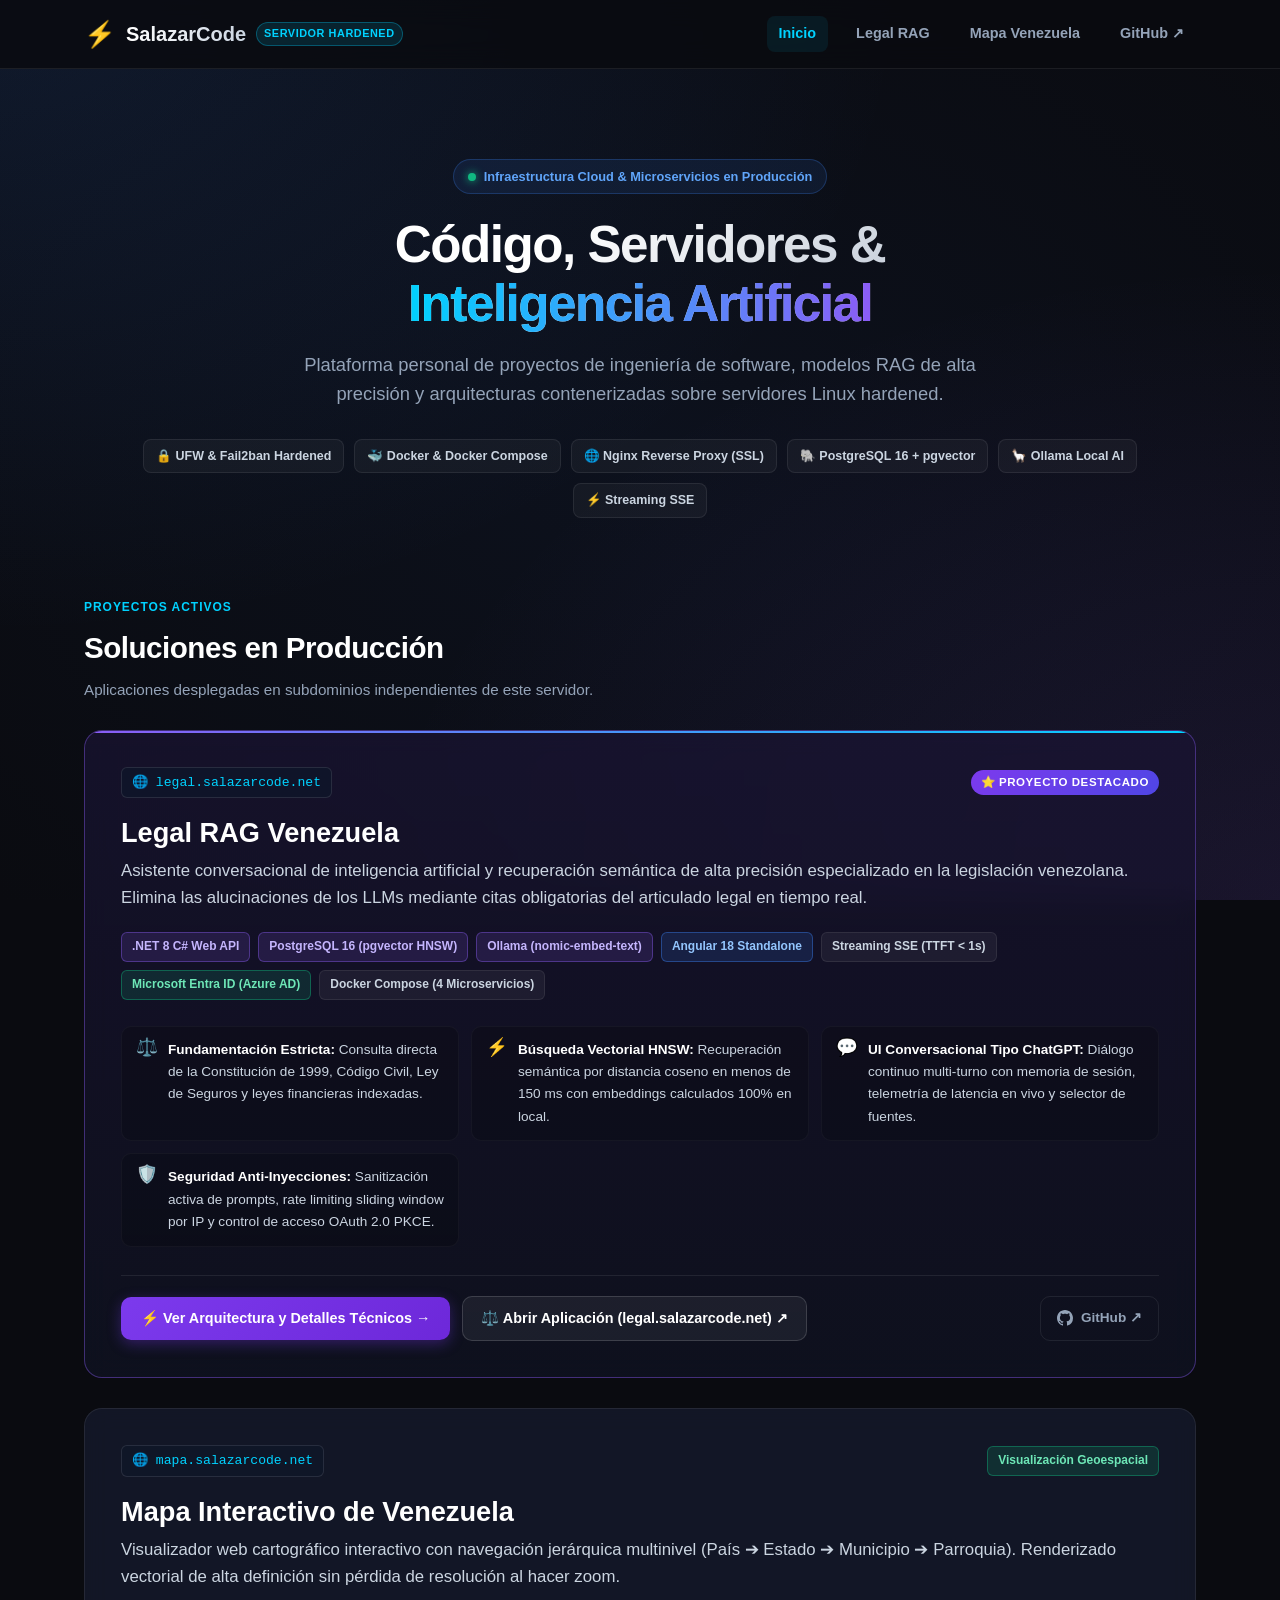
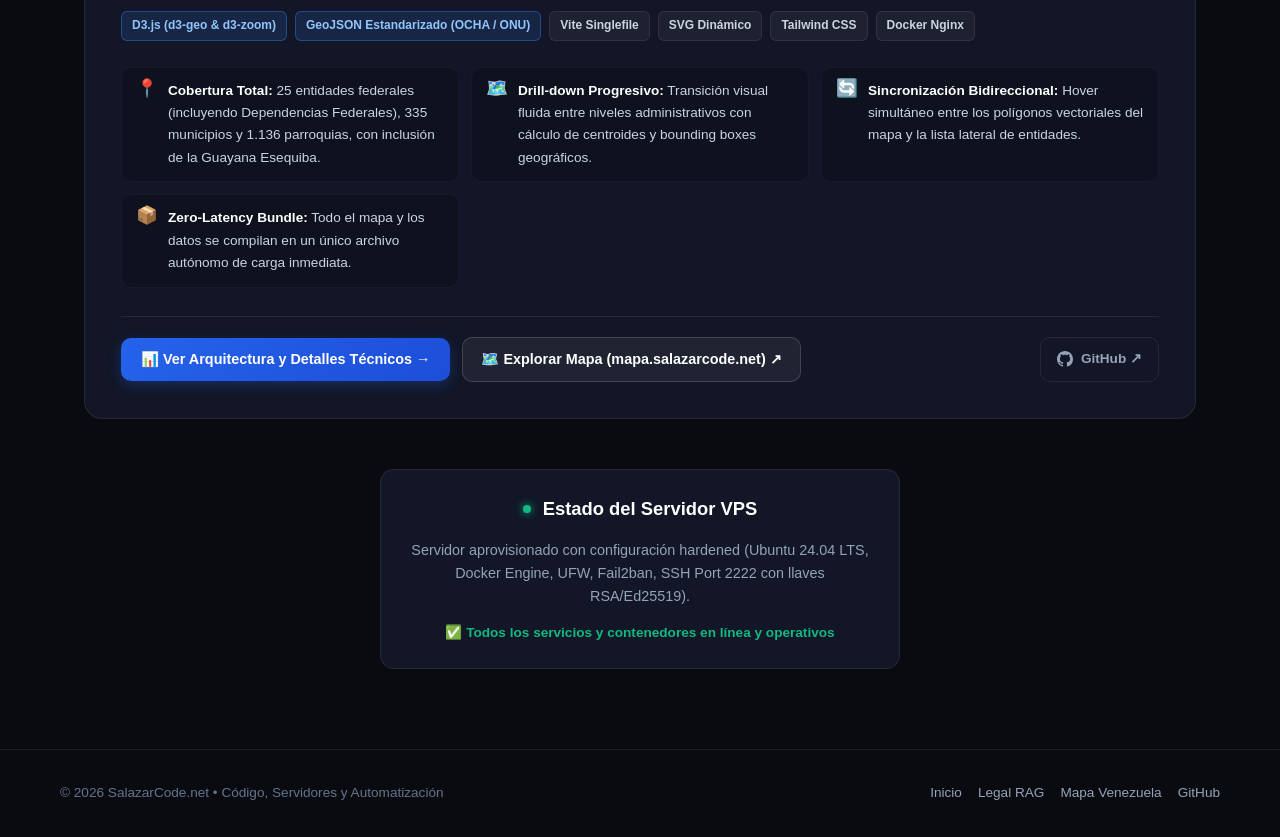
<file: index.html>
<!DOCTYPE html>
<html lang="es">
<head>
  <meta charset="UTF-8">
  <meta name="viewport" content="width=device-width, initial-scale=1.0">
  <title>SalazarCode.net - Código, Servidores y Automatización</title>
  <link rel="stylesheet" href="/css/style.css">
</head>
<body>
  <!-- NAVBAR -->
  <header class="site-nav">
    <div class="nav-container">
      <a href="/" class="brand-link">
        <span class="brand-logo">⚡</span>
        <span class="brand-name">SalazarCode</span>
        <span class="brand-badge">Servidor Hardened</span>
      </a>
      <nav class="nav-links">
        <a href="/" class="nav-link active">Inicio</a>
        <a href="/legal-rag.html" class="nav-link">Legal RAG</a>
        <a href="/mapa-venezuela.html" class="nav-link">Mapa Venezuela</a>
        <a href="https://github.com/salazarcode" target="_blank" rel="noopener" class="nav-link">GitHub ↗</a>
      </nav>
    </div>
  </header>

  <main class="main-wrapper">
    <!-- HERO SECTION -->
    <section class="hero">
      <div class="hero-pill">
        <span class="status-dot"></span>
        Infraestructura Cloud &amp; Microservicios en Producción
      </div>

      <h1 class="hero-title">
        Código, Servidores &amp; <br>
        <span class="hero-title-accent">Inteligencia Artificial</span>
      </h1>

      <p class="hero-subtitle">
        Plataforma personal de proyectos de ingeniería de software, modelos RAG de alta precisión y arquitecturas contenerizadas sobre servidores Linux hardened.
      </p>

      <!-- BADGES DE INFRAESTRUCTURA -->
      <div class="infra-badges-row">
        <span class="infra-badge">🔒 UFW &amp; Fail2ban Hardened</span>
        <span class="infra-badge">🐳 Docker &amp; Docker Compose</span>
        <span class="infra-badge">🌐 Nginx Reverse Proxy (SSL)</span>
        <span class="infra-badge">🐘 PostgreSQL 16 + pgvector</span>
        <span class="infra-badge">🦙 Ollama Local AI</span>
        <span class="infra-badge">⚡ Streaming SSE</span>
      </div>
    </section>

    <!-- PROYECTOS DESTACADOS -->
    <section>
      <div class="section-header">
        <span class="section-tag">Proyectos Activos</span>
        <h2 class="section-title">Soluciones en Producción</h2>
        <p class="section-desc">Aplicaciones desplegadas en subdominios independientes de este servidor.</p>
      </div>

      <div class="projects-showcase-grid">

        <!-- PROYECTO 1: LEGAL RAG (DESTACADO PRINCIPAL) -->
        <article class="project-card featured">
          <div class="card-top-meta">
            <span class="subdomain-tag">🌐 legal.salazarcode.net</span>
            <span class="featured-ribbon">⭐ Proyecto Destacado</span>
          </div>

          <div class="card-title-group">
            <h3 class="card-title">Legal RAG Venezuela</h3>
            <p class="card-lead">
              Asistente conversacional de inteligencia artificial y recuperación semántica de alta precisión especializado en la legislación venezolana.
              Elimina las alucinaciones de los LLMs mediante citas obligatorias del articulado legal en tiempo real.
            </p>
          </div>

          <div class="tech-pills-list">
            <span class="tech-pill purple">.NET 8 C# Web API</span>
            <span class="tech-pill purple">PostgreSQL 16 (pgvector HNSW)</span>
            <span class="tech-pill purple">Ollama (nomic-embed-text)</span>
            <span class="tech-pill highlight">Angular 18 Standalone</span>
            <span class="tech-pill">Streaming SSE (TTFT &lt; 1s)</span>
            <span class="tech-pill green">Microsoft Entra ID (Azure AD)</span>
            <span class="tech-pill">Docker Compose (4 Microservicios)</span>
          </div>

          <div class="card-highlights">
            <div class="highlight-item">
              <span class="highlight-icon">⚖️</span>
              <div>
                <strong>Fundamentación Estricta:</strong> Consulta directa de la Constitución de 1999, Código Civil, Ley de Seguros y leyes financieras indexadas.
              </div>
            </div>

            <div class="highlight-item">
              <span class="highlight-icon">⚡</span>
              <div>
                <strong>Búsqueda Vectorial HNSW:</strong> Recuperación semántica por distancia coseno en menos de 150 ms con embeddings calculados 100% en local.
              </div>
            </div>

            <div class="highlight-item">
              <span class="highlight-icon">💬</span>
              <div>
                <strong>UI Conversacional Tipo ChatGPT:</strong> Diálogo continuo multi-turno con memoria de sesión, telemetría de latencia en vivo y selector de fuentes.
              </div>
            </div>

            <div class="highlight-item">
              <span class="highlight-icon">🛡️</span>
              <div>
                <strong>Seguridad Anti-Inyecciones:</strong> Sanitización activa de prompts, rate limiting sliding window por IP y control de acceso OAuth 2.0 PKCE.
              </div>
            </div>
          </div>

          <div class="card-actions-row">
            <a href="/legal-rag.html" class="btn-primary btn-purple">
              ⚡ Ver Arquitectura y Detalles Técnicos →
            </a>
            <a href="https://legal.salazarcode.net" target="_blank" rel="noopener" class="btn-secondary">
              ⚖️ Abrir Aplicación (legal.salazarcode.net) ↗
            </a>
            <a href="https://github.com/salazarcode/legal-rag-venezuela" target="_blank" rel="noopener" class="btn-github">
              <svg width="16" height="16" viewBox="0 0 24 24" fill="currentColor"><path d="M12 0C5.37 0 0 5.37 0 12c0 5.31 3.435 9.795 8.205 11.385.6.105.825-.255.825-.57 0-.285-.015-1.23-.015-2.235-3.015.555-3.795-.735-4.035-1.41-.135-.345-.72-1.41-1.23-1.695-.42-.225-1.02-.78-.015-.795.945-.015 1.62.87 1.845 1.23 1.08 1.815 2.805 1.305 3.495.99.105-.78.42-1.305.765-1.605-2.67-.3-5.46-1.335-5.46-5.925 0-1.305.465-2.385 1.23-3.225-.12-.3-.54-1.53.12-3.18 0 0 1.005-.315 3.3 1.23.96-.27 1.98-.405 3-.405s2.04.135 3 .405c2.295-1.56 3.3-1.23 3.3-1.23.66 1.65.24 2.88.12 3.18.765.84 1.23 1.905 1.23 3.225 0 4.605-2.805 5.625-5.475 5.925.435.375.81 1.095.81 2.22 0 1.605-.015 2.895-.015 3.3 0 .315.225.69.825.57A12.02 12.02 0 0024 12c0-6.63-5.37-12-12-12z"/></svg>
              GitHub ↗
            </a>
          </div>
        </article>

        <!-- PROYECTO 2: MAPA INTERACTIVO -->
        <article class="project-card">
          <div class="card-top-meta">
            <span class="subdomain-tag">🌐 mapa.salazarcode.net</span>
            <span class="tech-pill green">Visualización Geoespacial</span>
          </div>

          <div class="card-title-group">
            <h3 class="card-title">Mapa Interactivo de Venezuela</h3>
            <p class="card-lead">
              Visualizador web cartográfico interactivo con navegación jerárquica multinivel (País ➔ Estado ➔ Municipio ➔ Parroquia).
              Renderizado vectorial de alta definición sin pérdida de resolución al hacer zoom.
            </p>
          </div>

          <div class="tech-pills-list">
            <span class="tech-pill highlight">D3.js (d3-geo &amp; d3-zoom)</span>
            <span class="tech-pill highlight">GeoJSON Estandarizado (OCHA / ONU)</span>
            <span class="tech-pill">Vite Singlefile</span>
            <span class="tech-pill">SVG Dinámico</span>
            <span class="tech-pill">Tailwind CSS</span>
            <span class="tech-pill">Docker Nginx</span>
          </div>

          <div class="card-highlights">
            <div class="highlight-item">
              <span class="highlight-icon">📍</span>
              <div>
                <strong>Cobertura Total:</strong> 25 entidades federales (incluyendo Dependencias Federales), 335 municipios y 1.136 parroquias, con inclusión de la Guayana Esequiba.
              </div>
            </div>

            <div class="highlight-item">
              <span class="highlight-icon">🗺️</span>
              <div>
                <strong>Drill-down Progresivo:</strong> Transición visual fluida entre niveles administrativos con cálculo de centroides y bounding boxes geográficos.
              </div>
            </div>

            <div class="highlight-item">
              <span class="highlight-icon">🔄</span>
              <div>
                <strong>Sincronización Bidireccional:</strong> Hover simultáneo entre los polígonos vectoriales del mapa y la lista lateral de entidades.
              </div>
            </div>

            <div class="highlight-item">
              <span class="highlight-icon">📦</span>
              <div>
                <strong>Zero-Latency Bundle:</strong> Todo el mapa y los datos se compilan en un único archivo autónomo de carga inmediata.
              </div>
            </div>
          </div>

          <div class="card-actions-row">
            <a href="/mapa-venezuela.html" class="btn-primary">
              📊 Ver Arquitectura y Detalles Técnicos →
            </a>
            <a href="https://mapa.salazarcode.net" target="_blank" rel="noopener" class="btn-secondary">
              🗺️ Explorar Mapa (mapa.salazarcode.net) ↗
            </a>
            <a href="https://github.com/salazarcode/mapa-venezuela" target="_blank" rel="noopener" class="btn-github">
              <svg width="16" height="16" viewBox="0 0 24 24" fill="currentColor"><path d="M12 0C5.37 0 0 5.37 0 12c0 5.31 3.435 9.795 8.205 11.385.6.105.825-.255.825-.57 0-.285-.015-1.23-.015-2.235-3.015.555-3.795-.735-4.035-1.41-.135-.345-.72-1.41-1.23-1.695-.42-.225-1.02-.78-.015-.795.945-.015 1.62.87 1.845 1.23 1.08 1.815 2.805 1.305 3.495.99.105-.78.42-1.305.765-1.605-2.67-.3-5.46-1.335-5.46-5.925 0-1.305.465-2.385 1.23-3.225-.12-.3-.54-1.53.12-3.18 0 0 1.005-.315 3.3 1.23.96-.27 1.98-.405 3-.405s2.04.135 3 .405c2.295-1.56 3.3-1.23 3.3-1.23.66 1.65.24 2.88.12 3.18.765.84 1.23 1.905 1.23 3.225 0 4.605-2.805 5.625-5.475 5.925.435.375.81 1.095.81 2.22 0 1.605-.015 2.895-.015 3.3 0 .315.225.69.825.57A12.02 12.02 0 0024 12c0-6.63-5.37-12-12-12z"/></svg>
              GitHub ↗
            </a>
          </div>
        </article>
      </div>
    </section>

    <!-- ESTADO DEL SERVIDOR -->
    <section style="margin-top: 50px;">
      <div class="spec-card" style="text-align: center; max-width: 520px; margin: 0 auto;">
        <div class="spec-card-header" style="justify-content: center;">
          <span class="status-dot"></span>
          <h3 class="spec-card-title">Estado del Servidor VPS</h3>
        </div>
        <p class="spec-card-desc">
          Servidor aprovisionado con configuración hardened (Ubuntu 24.04 LTS, Docker Engine, UFW, Fail2ban, SSH Port 2222 con llaves RSA/Ed25519).
        </p>
        <div style="font-size: 0.85rem; font-weight: 700; color: var(--accent-green);">
          ✅ Todos los servicios y contenedores en línea y operativos
        </div>
      </div>
    </section>
  </main>

  <!-- FOOTER -->
  <footer class="site-footer">
    <div class="footer-container">
      <span>&copy; 2026 SalazarCode.net • Código, Servidores y Automatización</span>
      <div class="footer-links">
        <a href="/" class="footer-link">Inicio</a>
        <a href="/legal-rag.html" class="footer-link">Legal RAG</a>
        <a href="/mapa-venezuela.html" class="footer-link">Mapa Venezuela</a>
        <a href="https://github.com/salazarcode" class="footer-link">GitHub</a>
      </div>
    </div>
  </footer>
</body>
</html>
</file>
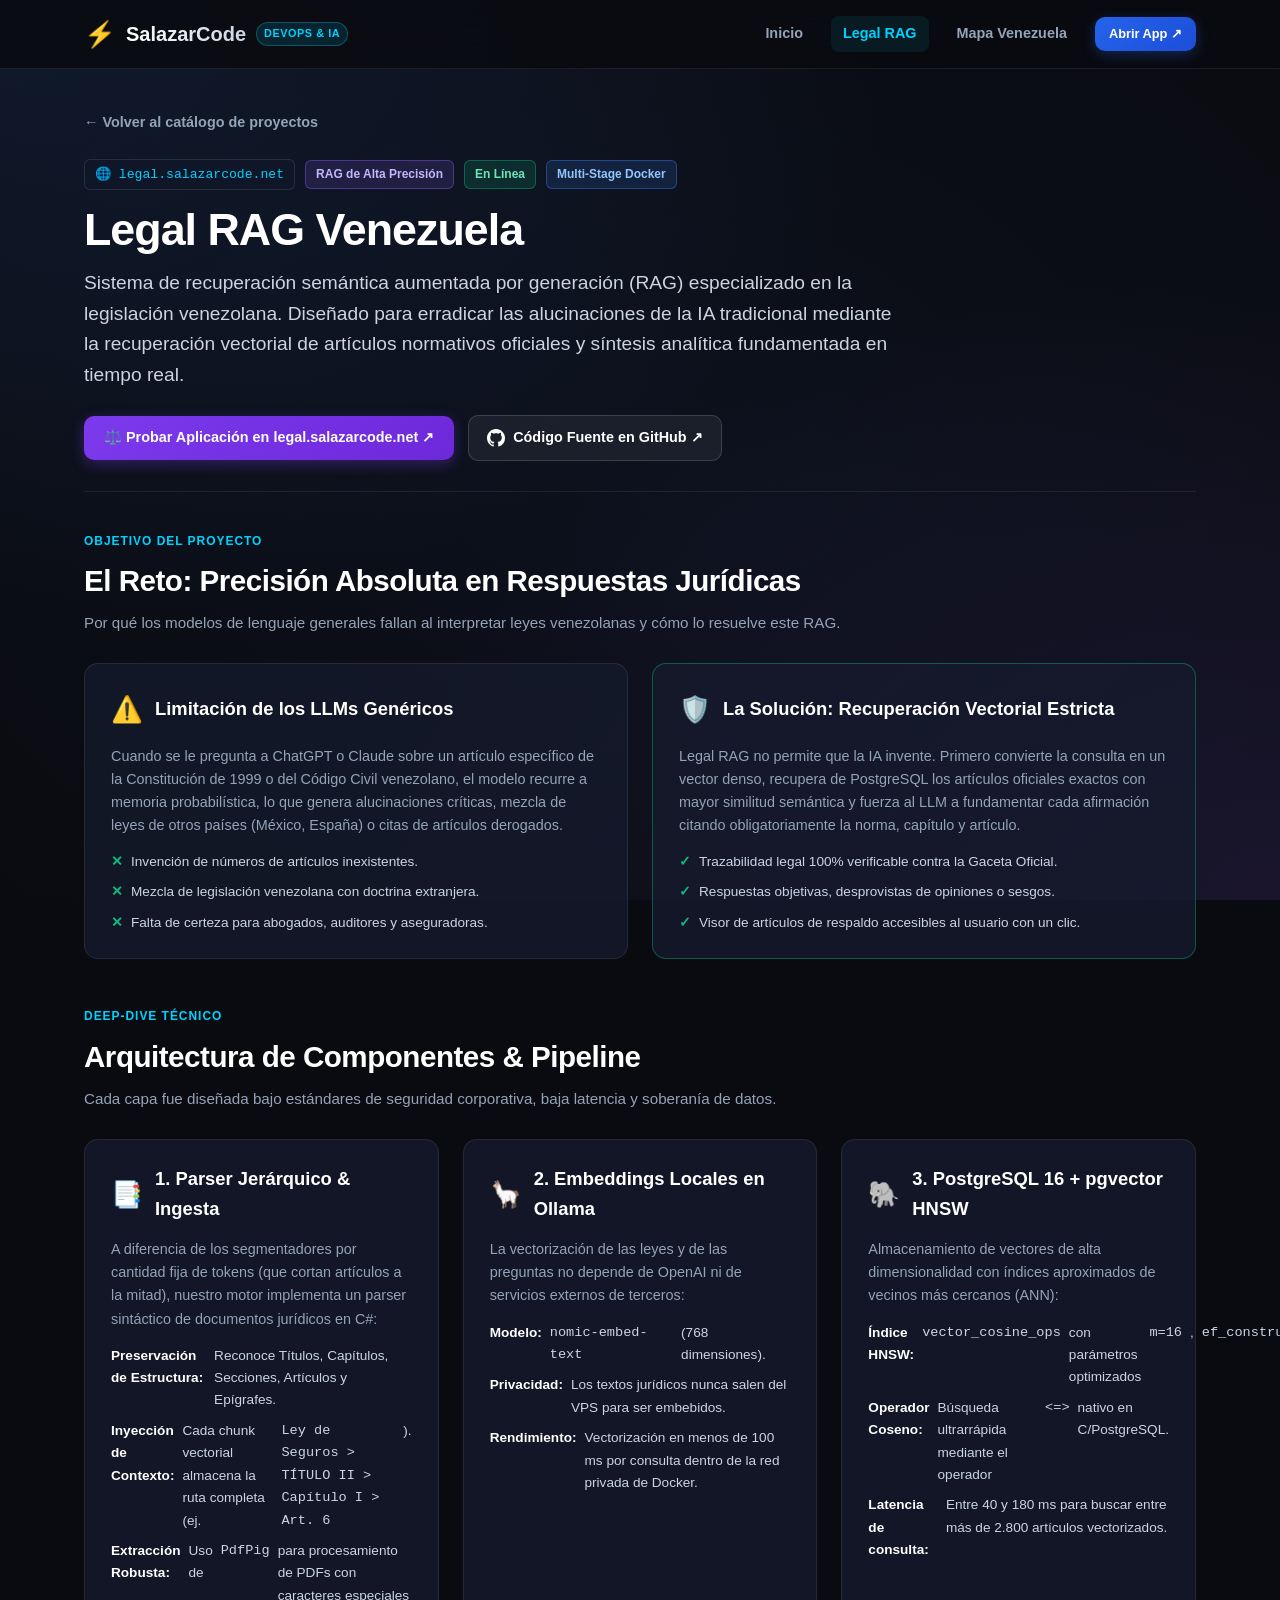
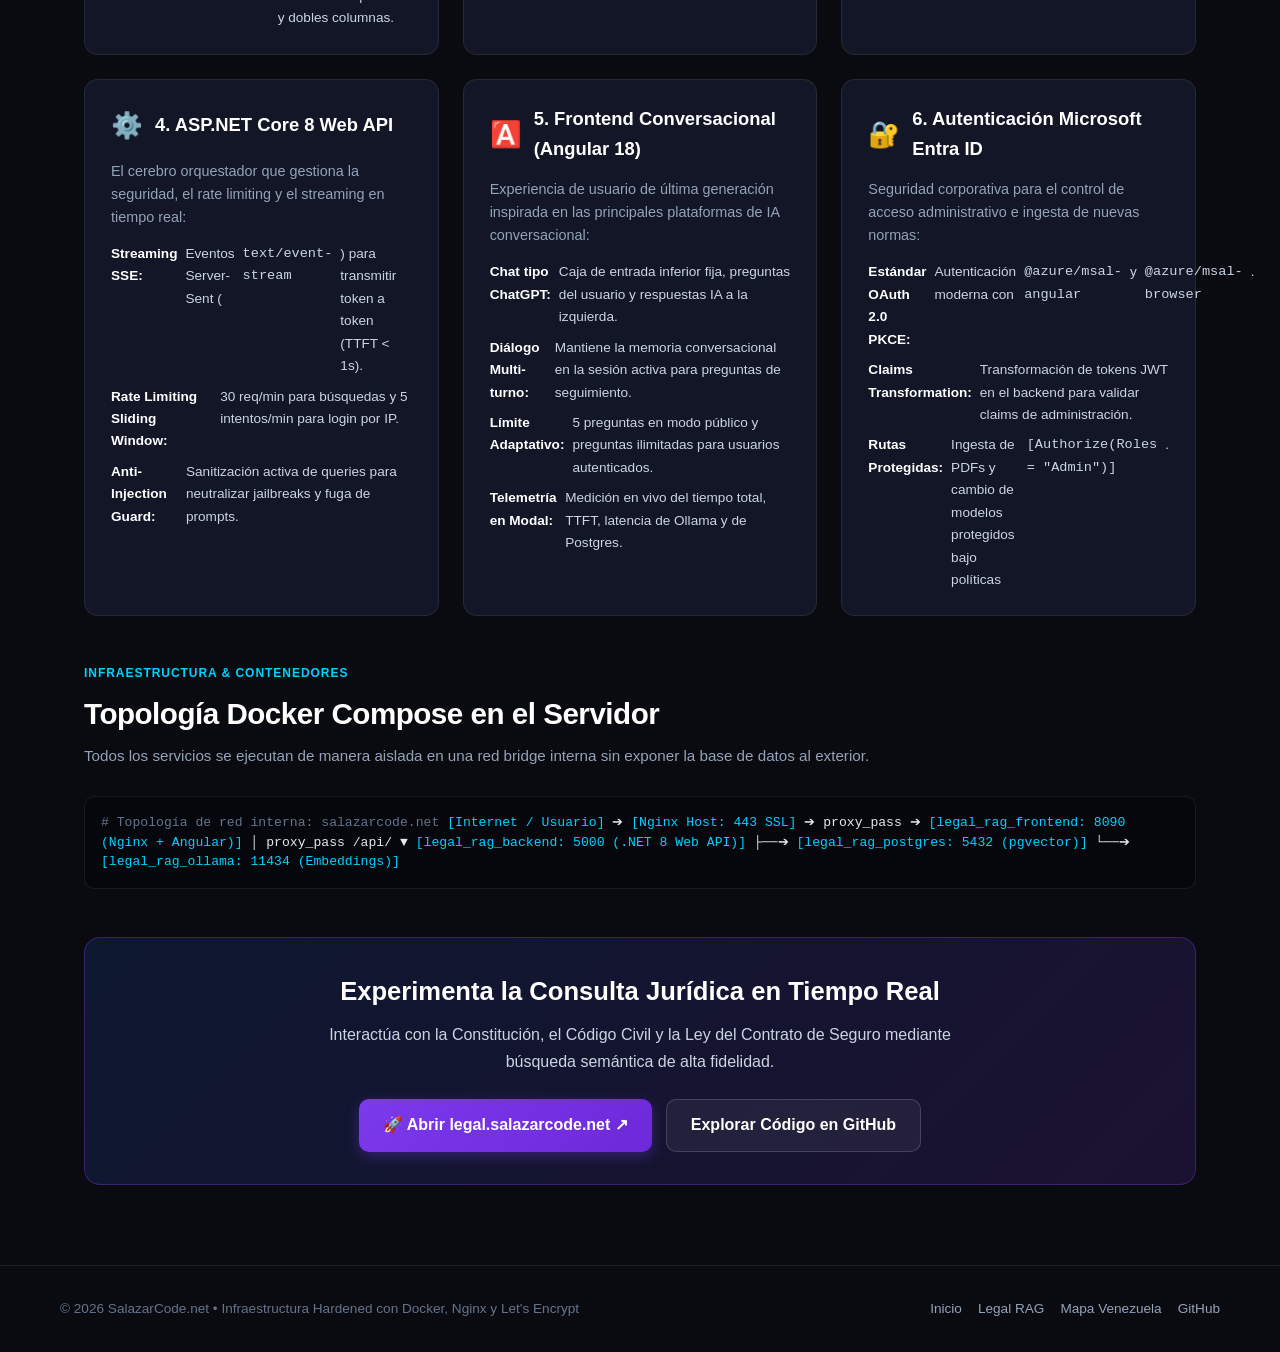
<file: legal-rag.html>
<!DOCTYPE html>
<html lang="es">
<head>
  <meta charset="UTF-8">
  <meta name="viewport" content="width=device-width, initial-scale=1.0">
  <title>Legal RAG Venezuela - Arquitectura & Detalles Técnicos | SalazarCode</title>
  <link rel="stylesheet" href="/css/style.css">
</head>
<body>
  <!-- NAVBAR -->
  <header class="site-nav">
    <div class="nav-container">
      <a href="/" class="brand-link">
        <span class="brand-logo">⚡</span>
        <span class="brand-name">SalazarCode</span>
        <span class="brand-badge">DevOps & IA</span>
      </a>
      <nav class="nav-links">
        <a href="/" class="nav-link">Inicio</a>
        <a href="/legal-rag.html" class="nav-link active">Legal RAG</a>
        <a href="/mapa-venezuela.html" class="nav-link">Mapa Venezuela</a>
        <a href="https://legal.salazarcode.net" target="_blank" rel="noopener" class="btn-primary" style="padding: 6px 14px; font-size: 0.8rem;">
          Abrir App ↗
        </a>
      </nav>
    </div>
  </header>

  <main class="main-wrapper">
    <!-- ENCABEZADO DE DETALLE -->
    <div class="page-detail-header">
      <a href="/" class="back-link">← Volver al catálogo de proyectos</a>

      <div class="detail-title-group">
        <div class="detail-badge-row">
          <span class="subdomain-tag">🌐 legal.salazarcode.net</span>
          <span class="tech-pill purple">RAG de Alta Precisión</span>
          <span class="tech-pill green">En Línea</span>
          <span class="tech-pill highlight">Multi-Stage Docker</span>
        </div>

        <h1 class="detail-h1">Legal RAG Venezuela</h1>
        <p class="detail-lead">
          Sistema de recuperación semántica aumentada por generación (RAG) especializado en la legislación venezolana.
          Diseñado para erradicar las alucinaciones de la IA tradicional mediante la recuperación vectorial de artículos normativos
          oficiales y síntesis analítica fundamentada en tiempo real.
        </p>
      </div>

      <div class="detail-actions-bar">
        <a href="https://legal.salazarcode.net" target="_blank" rel="noopener" class="btn-primary btn-purple">
          ⚖️ Probar Aplicación en legal.salazarcode.net ↗
        </a>
        <a href="https://github.com/salazarcode/legal-rag-venezuela" target="_blank" rel="noopener" class="btn-secondary">
          <svg width="18" height="18" viewBox="0 0 24 24" fill="currentColor"><path d="M12 0C5.37 0 0 5.37 0 12c0 5.31 3.435 9.795 8.205 11.385.6.105.825-.255.825-.57 0-.285-.015-1.23-.015-2.235-3.015.555-3.795-.735-4.035-1.41-.135-.345-.72-1.41-1.23-1.695-.42-.225-1.02-.78-.015-.795.945-.015 1.62.87 1.845 1.23 1.08 1.815 2.805 1.305 3.495.99.105-.78.42-1.305.765-1.605-2.67-.3-5.46-1.335-5.46-5.925 0-1.305.465-2.385 1.23-3.225-.12-.3-.54-1.53.12-3.18 0 0 1.005-.315 3.3 1.23.96-.27 1.98-.405 3-.405s2.04.135 3 .405c2.295-1.56 3.3-1.23 3.3-1.23.66 1.65.24 2.88.12 3.18.765.84 1.23 1.905 1.23 3.225 0 4.605-2.805 5.625-5.475 5.925.435.375.81 1.095.81 2.22 0 1.605-.015 2.895-.015 3.3 0 .315.225.69.825.57A12.02 12.02 0 0024 12c0-6.63-5.37-12-12-12z"/></svg>
          Código Fuente en GitHub ↗
        </a>
      </div>
    </div>

    <!-- SECCIÓN 1: PROBLEMA Y SOLUCIÓN -->
    <section class="tech-spec-section">
      <div class="section-header">
        <span class="section-tag">Objetivo del Proyecto</span>
        <h2 class="section-title">El Reto: Precisión Absoluta en Respuestas Jurídicas</h2>
        <p class="section-desc">Por qué los modelos de lenguaje generales fallan al interpretar leyes venezolanas y cómo lo resuelve este RAG.</p>
      </div>

      <div class="spec-grid-2col">
        <div class="spec-card">
          <div class="spec-card-header">
            <span class="spec-icon">⚠️</span>
            <h3 class="spec-card-title">Limitación de los LLMs Genéricos</h3>
          </div>
          <p class="spec-card-desc">
            Cuando se le pregunta a ChatGPT o Claude sobre un artículo específico de la Constitución de 1999 o del Código Civil venezolano, el modelo recurre a memoria probabilística, lo que genera alucinaciones críticas, mezcla de leyes de otros países (México, España) o citas de artículos derogados.
          </p>
          <ul class="spec-list">
            <li><span class="check-icon">✕</span> Invención de números de artículos inexistentes.</li>
            <li><span class="check-icon">✕</span> Mezcla de legislación venezolana con doctrina extranjera.</li>
            <li><span class="check-icon">✕</span> Falta de certeza para abogados, auditores y aseguradoras.</li>
          </ul>
        </div>

        <div class="spec-card" style="border-color: rgba(16, 185, 129, 0.4);">
          <div class="spec-card-header">
            <span class="spec-icon">🛡️</span>
            <h3 class="spec-card-title">La Solución: Recuperación Vectorial Estricta</h3>
          </div>
          <p class="spec-card-desc">
            Legal RAG no permite que la IA invente. Primero convierte la consulta en un vector denso, recupera de PostgreSQL los artículos oficiales exactos con mayor similitud semántica y fuerza al LLM a fundamentar cada afirmación citando obligatoriamente la norma, capítulo y artículo.
          </p>
          <ul class="spec-list">
            <li><span class="check-icon">✓</span> Trazabilidad legal 100% verificable contra la Gaceta Oficial.</li>
            <li><span class="check-icon">✓</span> Respuestas objetivas, desprovistas de opiniones o sesgos.</li>
            <li><span class="check-icon">✓</span> Visor de artículos de respaldo accesibles al usuario con un clic.</li>
          </ul>
        </div>
      </div>
    </section>

    <!-- SECCIÓN 2: DESGLOSE DE ARQUITECTURA TÉCNICA -->
    <section class="tech-spec-section">
      <div class="section-header">
        <span class="section-tag">Deep-Dive Técnico</span>
        <h2 class="section-title">Arquitectura de Componentes & Pipeline</h2>
        <p class="section-desc">Cada capa fue diseñada bajo estándares de seguridad corporativa, baja latencia y soberanía de datos.</p>
      </div>

      <div class="spec-grid-2col">
        <!-- 1. Chunking Jerárquico -->
        <div class="spec-card">
          <div class="spec-card-header">
            <span class="spec-icon">📑</span>
            <h3 class="spec-card-title">1. Parser Jerárquico & Ingesta</h3>
          </div>
          <p class="spec-card-desc">
            A diferencia de los segmentadores por cantidad fija de tokens (que cortan artículos a la mitad), nuestro motor implementa un parser sintáctico de documentos jurídicos en C#:
          </p>
          <ul class="spec-list">
            <li><strong>Preservación de Estructura:</strong> Reconoce Títulos, Capítulos, Secciones, Artículos y Epígrafes.</li>
            <li><strong>Inyección de Contexto:</strong> Cada chunk vectorial almacena la ruta completa (ej. <code>Ley de Seguros &gt; TÍTULO II &gt; Capítulo I &gt; Art. 6</code>).</li>
            <li><strong>Extracción Robusta:</strong> Uso de <code>PdfPig</code> para procesamiento de PDFs con caracteres especiales y dobles columnas.</li>
          </ul>
        </div>

        <!-- 2. Embeddings Locales Ollama -->
        <div class="spec-card">
          <div class="spec-card-header">
            <span class="spec-icon">🦙</span>
            <h3 class="spec-card-title">2. Embeddings Locales en Ollama</h3>
          </div>
          <p class="spec-card-desc">
            La vectorización de las leyes y de las preguntas no depende de OpenAI ni de servicios externos de terceros:
          </p>
          <ul class="spec-list">
            <li><strong>Modelo:</strong> <code>nomic-embed-text</code> (768 dimensiones).</li>
            <li><strong>Privacidad:</strong> Los textos jurídicos nunca salen del VPS para ser embebidos.</li>
            <li><strong>Rendimiento:</strong> Vectorización en menos de 100 ms por consulta dentro de la red privada de Docker.</li>
          </ul>
        </div>

        <!-- 3. Base de Datos pgvector HNSW -->
        <div class="spec-card">
          <div class="spec-card-header">
            <span class="spec-icon">🐘</span>
            <h3 class="spec-card-title">3. PostgreSQL 16 + pgvector HNSW</h3>
          </div>
          <p class="spec-card-desc">
            Almacenamiento de vectores de alta dimensionalidad con índices aproximados de vecinos más cercanos (ANN):
          </p>
          <ul class="spec-list">
            <li><strong>Índice HNSW:</strong> <code>vector_cosine_ops</code> con parámetros optimizados <code>m=16</code>, <code>ef_construction=64</code>.</li>
            <li><strong>Operador Coseno:</strong> Búsqueda ultrarrápida mediante el operador <code>&lt;=&gt;</code> nativo en C/PostgreSQL.</li>
            <li><strong>Latencia de consulta:</strong> Entre 40 y 180 ms para buscar entre más de 2.800 artículos vectorizados.</li>
          </ul>
        </div>

        <!-- 4. Backend Web API .NET 8 -->
        <div class="spec-card">
          <div class="spec-card-header">
            <span class="spec-icon">⚙️</span>
            <h3 class="spec-card-title">4. ASP.NET Core 8 Web API</h3>
          </div>
          <p class="spec-card-desc">
            El cerebro orquestador que gestiona la seguridad, el rate limiting y el streaming en tiempo real:
          </p>
          <ul class="spec-list">
            <li><strong>Streaming SSE:</strong> Eventos Server-Sent (<code>text/event-stream</code>) para transmitir token a token (TTFT &lt; 1s).</li>
            <li><strong>Rate Limiting Sliding Window:</strong> 30 req/min para búsquedas y 5 intentos/min para login por IP.</li>
            <li><strong>Anti-Injection Guard:</strong> Sanitización activa de queries para neutralizar jailbreaks y fuga de prompts.</li>
          </ul>
        </div>

        <!-- 5. Frontend Angular 18 -->
        <div class="spec-card">
          <div class="spec-card-header">
            <span class="spec-icon">🅰️</span>
            <h3 class="spec-card-title">5. Frontend Conversacional (Angular 18)</h3>
          </div>
          <p class="spec-card-desc">
            Experiencia de usuario de última generación inspirada en las principales plataformas de IA conversacional:
          </p>
          <ul class="spec-list">
            <li><strong>Chat tipo ChatGPT:</strong> Caja de entrada inferior fija, preguntas del usuario y respuestas IA a la izquierda.</li>
            <li><strong>Diálogo Multi-turno:</strong> Mantiene la memoria conversacional en la sesión activa para preguntas de seguimiento.</li>
            <li><strong>Límite Adaptativo:</strong> 5 preguntas en modo público y preguntas ilimitadas para usuarios autenticados.</li>
            <li><strong>Telemetría en Modal:</strong> Medición en vivo del tiempo total, TTFT, latencia de Ollama y de Postgres.</li>
          </ul>
        </div>

        <!-- 6. Microsoft Entra ID (Azure AD) -->
        <div class="spec-card">
          <div class="spec-card-header">
            <span class="spec-icon">🔐</span>
            <h3 class="spec-card-title">6. Autenticación Microsoft Entra ID</h3>
          </div>
          <p class="spec-card-desc">
            Seguridad corporativa para el control de acceso administrativo e ingesta de nuevas normas:
          </p>
          <ul class="spec-list">
            <li><strong>Estándar OAuth 2.0 PKCE:</strong> Autenticación moderna con <code>@azure/msal-angular</code> y <code>@azure/msal-browser</code>.</li>
            <li><strong>Claims Transformation:</strong> Transformación de tokens JWT en el backend para validar claims de administración.</li>
            <li><strong>Rutas Protegidas:</strong> Ingesta de PDFs y cambio de modelos protegidos bajo políticas <code>[Authorize(Roles = "Admin")]</code>.</li>
          </ul>
        </div>
      </div>
    </section>

    <!-- DIAGRAMA DE DOCKER COMPOSE -->
    <section class="tech-spec-section">
      <div class="section-header">
        <span class="section-tag">Infraestructura & Contenedores</span>
        <h2 class="section-title">Topología Docker Compose en el Servidor</h2>
        <p class="section-desc">Todos los servicios se ejecutan de manera aislada en una red bridge interna sin exponer la base de datos al exterior.</p>
      </div>

      <div class="code-box">
<span class="comment"># Topología de red interna: salazarcode.net</span>
<span class="cmd">[Internet / Usuario]</span> ➔ <span class="cmd">[Nginx Host: 443 SSL]</span> ➔ proxy_pass ➔ <span class="cmd">[legal_rag_frontend: 8090 (Nginx + Angular)]</span>
                                                                             │
                                              proxy_pass /api/               ▼
                                                                <span class="cmd">[legal_rag_backend: 5000 (.NET 8 Web API)]</span>
                                                                             ├──➔ <span class="cmd">[legal_rag_postgres: 5432 (pgvector)]</span>
                                                                             └──➔ <span class="cmd">[legal_rag_ollama: 11434 (Embeddings)]</span>
      </div>
    </section>

    <!-- CALL TO ACTION FINAL -->
    <div class="callout-banner">
      <h2 class="callout-title">Experimenta la Consulta Jurídica en Tiempo Real</h2>
      <p class="callout-desc">
        Interactúa con la Constitución, el Código Civil y la Ley del Contrato de Seguro mediante búsqueda semántica de alta fidelidad.
      </p>
      <div style="display: flex; gap: 14px; justify-content: center; flex-wrap: wrap;">
        <a href="https://legal.salazarcode.net" target="_blank" rel="noopener" class="btn-primary btn-purple" style="font-size: 1rem; padding: 12px 24px;">
          🚀 Abrir legal.salazarcode.net ↗
        </a>
        <a href="https://github.com/salazarcode/legal-rag-venezuela" target="_blank" rel="noopener" class="btn-secondary" style="font-size: 1rem; padding: 12px 24px;">
          Explorar Código en GitHub
        </a>
      </div>
    </div>
  </main>

  <footer class="site-footer">
    <div class="footer-container">
      <span>&copy; 2026 SalazarCode.net • Infraestructura Hardened con Docker, Nginx y Let's Encrypt</span>
      <div class="footer-links">
        <a href="/" class="footer-link">Inicio</a>
        <a href="https://legal.salazarcode.net" class="footer-link">Legal RAG</a>
        <a href="https://mapa.salazarcode.net" class="footer-link">Mapa Venezuela</a>
        <a href="https://github.com/salazarcode" class="footer-link">GitHub</a>
      </div>
    </div>
  </footer>
</body>
</html>
</file>
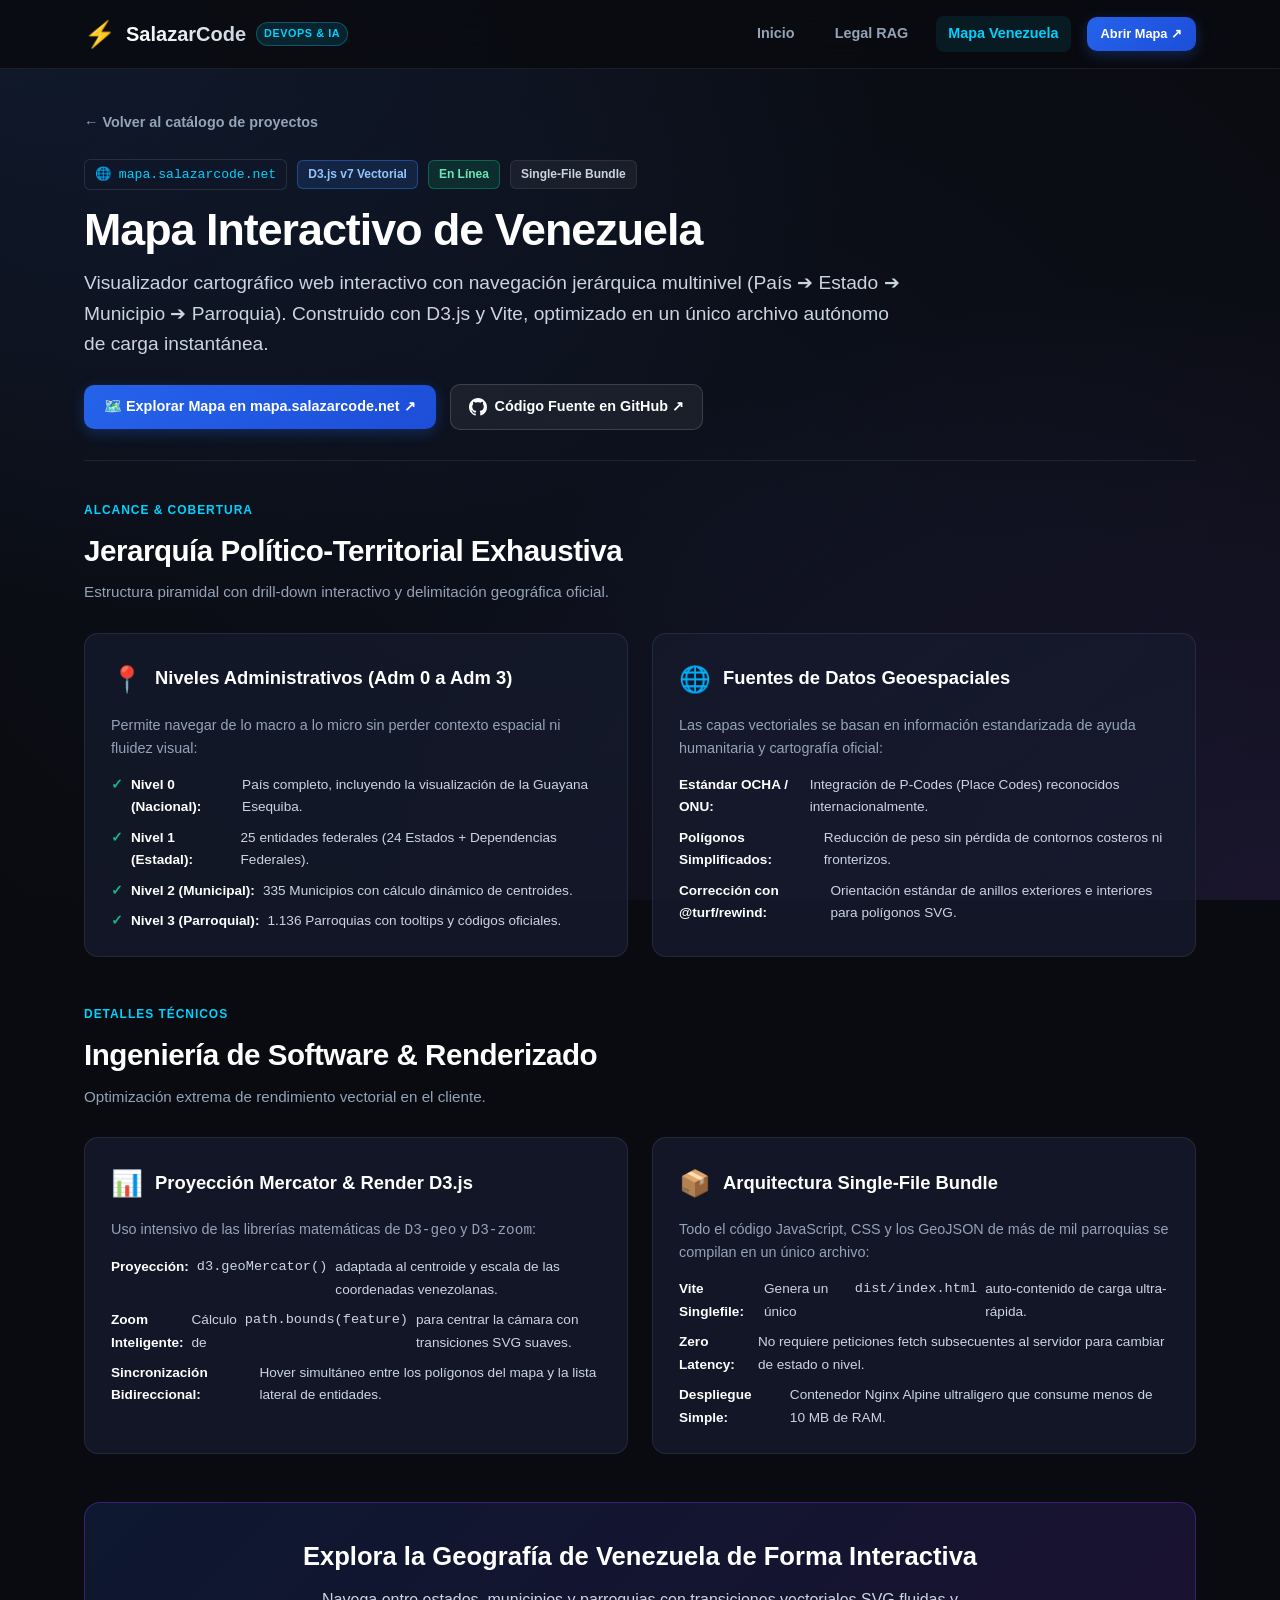
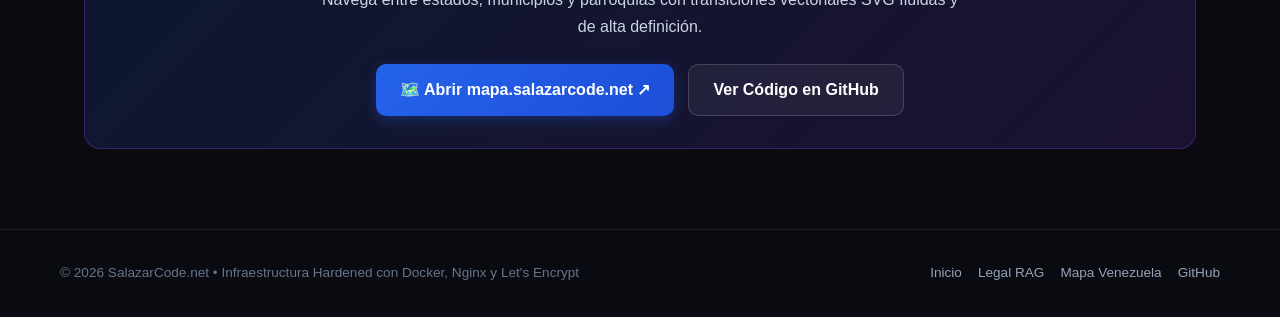
<file: mapa-venezuela.html>
<!DOCTYPE html>
<html lang="es">
<head>
  <meta charset="UTF-8">
  <meta name="viewport" content="width=device-width, initial-scale=1.0">
  <title>Mapa Interactivo de Venezuela - Arquitectura Geoespacial | SalazarCode</title>
  <link rel="stylesheet" href="/css/style.css">
</head>
<body>
  <!-- NAVBAR -->
  <header class="site-nav">
    <div class="nav-container">
      <a href="/" class="brand-link">
        <span class="brand-logo">⚡</span>
        <span class="brand-name">SalazarCode</span>
        <span class="brand-badge">DevOps & IA</span>
      </a>
      <nav class="nav-links">
        <a href="/" class="nav-link">Inicio</a>
        <a href="/legal-rag.html" class="nav-link">Legal RAG</a>
        <a href="/mapa-venezuela.html" class="nav-link active">Mapa Venezuela</a>
        <a href="https://mapa.salazarcode.net" target="_blank" rel="noopener" class="btn-primary" style="padding: 6px 14px; font-size: 0.8rem;">
          Abrir Mapa ↗
        </a>
      </nav>
    </div>
  </header>

  <main class="main-wrapper">
    <!-- ENCABEZADO DE DETALLE -->
    <div class="page-detail-header">
      <a href="/" class="back-link">← Volver al catálogo de proyectos</a>

      <div class="detail-title-group">
        <div class="detail-badge-row">
          <span class="subdomain-tag">🌐 mapa.salazarcode.net</span>
          <span class="tech-pill highlight">D3.js v7 Vectorial</span>
          <span class="tech-pill green">En Línea</span>
          <span class="tech-pill">Single-File Bundle</span>
        </div>

        <h1 class="detail-h1">Mapa Interactivo de Venezuela</h1>
        <p class="detail-lead">
          Visualizador cartográfico web interactivo con navegación jerárquica multinivel (País ➔ Estado ➔ Municipio ➔ Parroquia).
          Construido con D3.js y Vite, optimizado en un único archivo autónomo de carga instantánea.
        </p>
      </div>

      <div class="detail-actions-bar">
        <a href="https://mapa.salazarcode.net" target="_blank" rel="noopener" class="btn-primary">
          🗺️ Explorar Mapa en mapa.salazarcode.net ↗
        </a>
        <a href="https://github.com/salazarcode/mapa-venezuela" target="_blank" rel="noopener" class="btn-secondary">
          <svg width="18" height="18" viewBox="0 0 24 24" fill="currentColor"><path d="M12 0C5.37 0 0 5.37 0 12c0 5.31 3.435 9.795 8.205 11.385.6.105.825-.255.825-.57 0-.285-.015-1.23-.015-2.235-3.015.555-3.795-.735-4.035-1.41-.135-.345-.72-1.41-1.23-1.695-.42-.225-1.02-.78-.015-.795.945-.015 1.62.87 1.845 1.23 1.08 1.815 2.805 1.305 3.495.99.105-.78.42-1.305.765-1.605-2.67-.3-5.46-1.335-5.46-5.925 0-1.305.465-2.385 1.23-3.225-.12-.3-.54-1.53.12-3.18 0 0 1.005-.315 3.3 1.23.96-.27 1.98-.405 3-.405s2.04.135 3 .405c2.295-1.56 3.3-1.23 3.3-1.23.66 1.65.24 2.88.12 3.18.765.84 1.23 1.905 1.23 3.225 0 4.605-2.805 5.625-5.475 5.925.435.375.81 1.095.81 2.22 0 1.605-.015 2.895-.015 3.3 0 .315.225.69.825.57A12.02 12.02 0 0024 12c0-6.63-5.37-12-12-12z"/></svg>
          Código Fuente en GitHub ↗
        </a>
      </div>
    </div>

    <!-- SECCIÓN 1: CAPACIDADES CARTOGRÁFICAS -->
    <section class="tech-spec-section">
      <div class="section-header">
        <span class="section-tag">Alcance & Cobertura</span>
        <h2 class="section-title">Jerarquía Político-Territorial Exhaustiva</h2>
        <p class="section-desc">Estructura piramidal con drill-down interactivo y delimitación geográfica oficial.</p>
      </div>

      <div class="spec-grid-2col">
        <div class="spec-card">
          <div class="spec-card-header">
            <span class="spec-icon">📍</span>
            <h3 class="spec-card-title">Niveles Administrativos (Adm 0 a Adm 3)</h3>
          </div>
          <p class="spec-card-desc">
            Permite navegar de lo macro a lo micro sin perder contexto espacial ni fluidez visual:
          </p>
          <ul class="spec-list">
            <li><span class="check-icon">✓</span> <strong>Nivel 0 (Nacional):</strong> País completo, incluyendo la visualización de la Guayana Esequiba.</li>
            <li><span class="check-icon">✓</span> <strong>Nivel 1 (Estadal):</strong> 25 entidades federales (24 Estados + Dependencias Federales).</li>
            <li><span class="check-icon">✓</span> <strong>Nivel 2 (Municipal):</strong> 335 Municipios con cálculo dinámico de centroides.</li>
            <li><span class="check-icon">✓</span> <strong>Nivel 3 (Parroquial):</strong> 1.136 Parroquias con tooltips y códigos oficiales.</li>
          </ul>
        </div>

        <div class="spec-card">
          <div class="spec-card-header">
            <span class="spec-icon">🌐</span>
            <h3 class="spec-card-title">Fuentes de Datos Geoespaciales</h3>
          </div>
          <p class="spec-card-desc">
            Las capas vectoriales se basan en información estandarizada de ayuda humanitaria y cartografía oficial:
          </p>
          <ul class="spec-list">
            <li><strong>Estándar OCHA / ONU:</strong> Integración de P-Codes (Place Codes) reconocidos internacionalmente.</li>
            <li><strong>Polígonos Simplificados:</strong> Reducción de peso sin pérdida de contornos costeros ni fronterizos.</li>
            <li><strong>Corrección con @turf/rewind:</strong> Orientación estándar de anillos exteriores e interiores para polígonos SVG.</li>
          </ul>
        </div>
      </div>
    </section>

    <!-- SECCIÓN 2: ARQUITECTURA TÉCNICA -->
    <section class="tech-spec-section">
      <div class="section-header">
        <span class="section-tag">Detalles Técnicos</span>
        <h2 class="section-title">Ingeniería de Software & Renderizado</h2>
        <p class="section-desc">Optimización extrema de rendimiento vectorial en el cliente.</p>
      </div>

      <div class="spec-grid-2col">
        <div class="spec-card">
          <div class="spec-card-header">
            <span class="spec-icon">📊</span>
            <h3 class="spec-card-title">Proyección Mercator & Render D3.js</h3>
          </div>
          <p class="spec-card-desc">
            Uso intensivo de las librerías matemáticas de <code>D3-geo</code> y <code>D3-zoom</code>:
          </p>
          <ul class="spec-list">
            <li><strong>Proyección:</strong> <code>d3.geoMercator()</code> adaptada al centroide y escala de las coordenadas venezolanas.</li>
            <li><strong>Zoom Inteligente:</strong> Cálculo de <code>path.bounds(feature)</code> para centrar la cámara con transiciones SVG suaves.</li>
            <li><strong>Sincronización Bidireccional:</strong> Hover simultáneo entre los polígonos del mapa y la lista lateral de entidades.</li>
          </ul>
        </div>

        <div class="spec-card">
          <div class="spec-card-header">
            <span class="spec-icon">📦</span>
            <h3 class="spec-card-title">Arquitectura Single-File Bundle</h3>
          </div>
          <p class="spec-card-desc">
            Todo el código JavaScript, CSS y los GeoJSON de más de mil parroquias se compilan en un único archivo:
          </p>
          <ul class="spec-list">
            <li><strong>Vite Singlefile:</strong> Genera un único <code>dist/index.html</code> auto-contenido de carga ultra-rápida.</li>
            <li><strong>Zero Latency:</strong> No requiere peticiones fetch subsecuentes al servidor para cambiar de estado o nivel.</li>
            <li><strong>Despliegue Simple:</strong> Contenedor Nginx Alpine ultraligero que consume menos de 10 MB de RAM.</li>
          </ul>
        </div>
      </div>
    </section>

    <!-- CALL TO ACTION FINAL -->
    <div class="callout-banner">
      <h2 class="callout-title">Explora la Geografía de Venezuela de Forma Interactiva</h2>
      <p class="callout-desc">
        Navega entre estados, municipios y parroquias con transiciones vectoriales SVG fluidas y de alta definición.
      </p>
      <div style="display: flex; gap: 14px; justify-content: center; flex-wrap: wrap;">
        <a href="https://mapa.salazarcode.net" target="_blank" rel="noopener" class="btn-primary" style="font-size: 1rem; padding: 12px 24px;">
          🗺️ Abrir mapa.salazarcode.net ↗
        </a>
        <a href="https://github.com/salazarcode/mapa-venezuela" target="_blank" rel="noopener" class="btn-secondary" style="font-size: 1rem; padding: 12px 24px;">
          Ver Código en GitHub
        </a>
      </div>
    </div>
  </main>

  <footer class="site-footer">
    <div class="footer-container">
      <span>&copy; 2026 SalazarCode.net • Infraestructura Hardened con Docker, Nginx y Let's Encrypt</span>
      <div class="footer-links">
        <a href="/" class="footer-link">Inicio</a>
        <a href="https://legal.salazarcode.net" class="footer-link">Legal RAG</a>
        <a href="https://mapa.salazarcode.net" class="footer-link">Mapa Venezuela</a>
        <a href="https://github.com/salazarcode" class="footer-link">GitHub</a>
      </div>
    </div>
  </footer>
</body>
</html>
</file>
<file: css/style.css>
/* ==========================================================================
   SalazarCode.net - Modern Dark Showcase Stylesheet
   ========================================================================== */

:root {
  --bg-primary: #0a0b10;
  --bg-secondary: #111420;
  --bg-card: rgba(22, 27, 46, 0.75);
  --bg-card-hover: rgba(30, 38, 64, 0.85);
  --border-subtle: rgba(255, 255, 255, 0.08);
  --border-accent: rgba(59, 130, 246, 0.35);
  --border-rag: rgba(139, 92, 246, 0.4);
  --text-primary: #f8fafc;
  --text-secondary: #94a3b8;
  --text-muted: #64748b;
  --accent-cyan: #00d2ff;
  --accent-blue: #3b82f6;
  --accent-purple: #8b5cf6;
  --accent-green: #10b981;
  --accent-amber: #f59e0b;
  --glow-cyan: 0 0 25px rgba(0, 210, 255, 0.25);
  --glow-purple: 0 0 30px rgba(139, 92, 246, 0.25);
}

* {
  margin: 0;
  padding: 0;
  box-sizing: border-box;
}

body {
  font-family: -apple-system, BlinkMacSystemFont, 'Segoe UI', Roboto, Helvetica, Arial, sans-serif;
  line-height: 1.65;
  color: var(--text-primary);
  background-color: var(--bg-primary);
  background-image: 
    radial-gradient(at 0% 0%, rgba(59, 130, 246, 0.12) 0px, transparent 50%),
    radial-gradient(at 100% 100%, rgba(139, 92, 246, 0.12) 0px, transparent 50%),
    radial-gradient(at 50% 50%, rgba(15, 23, 42, 0.5) 0px, transparent 100%);
  background-attachment: fixed;
  min-height: 100vh;
  display: flex;
  flex-direction: column;
}

/* NAVBAR */
.site-nav {
  position: sticky;
  top: 0;
  z-index: 100;
  background: rgba(10, 11, 16, 0.85);
  backdrop-filter: blur(14px);
  -webkit-backdrop-filter: blur(14px);
  border-bottom: 1px solid var(--border-subtle);
}

.nav-container {
  max-width: 1160px;
  margin: 0 auto;
  padding: 0 24px;
  height: 68px;
  display: flex;
  align-items: center;
  justify-content: space-between;
}

.brand-link {
  display: flex;
  align-items: center;
  gap: 10px;
  text-decoration: none;
  color: var(--text-primary);
}

.brand-logo {
  font-size: 1.6rem;
}

.brand-name {
  font-size: 1.25rem;
  font-weight: 800;
  background: linear-gradient(90deg, #ffffff, #cbd5e1);
  -webkit-background-clip: text;
  -webkit-text-fill-color: transparent;
  background-clip: text;
}

.brand-badge {
  font-size: 0.68rem;
  font-weight: 700;
  background: rgba(0, 210, 255, 0.12);
  color: var(--accent-cyan);
  border: 1px solid rgba(0, 210, 255, 0.3);
  padding: 2px 7px;
  border-radius: 9999px;
  text-transform: uppercase;
  letter-spacing: 0.05em;
}

.nav-links {
  display: flex;
  align-items: center;
  gap: 16px;
}

.nav-link {
  color: var(--text-secondary);
  text-decoration: none;
  font-size: 0.9rem;
  font-weight: 600;
  padding: 6px 12px;
  border-radius: 8px;
  transition: all 0.2s ease;
}

.nav-link:hover {
  color: #ffffff;
  background: rgba(255, 255, 255, 0.06);
}

.nav-link.active {
  color: var(--accent-cyan);
  background: rgba(0, 210, 255, 0.08);
}

/* MAIN CONTENT WRAPPER */
.main-wrapper {
  flex: 1;
  max-width: 1160px;
  width: 100%;
  margin: 0 auto;
  padding: 40px 24px 80px;
}

/* HERO SECTION */
.hero {
  text-align: center;
  padding: 50px 10px 40px;
}

.hero-pill {
  display: inline-flex;
  align-items: center;
  gap: 8px;
  background: rgba(59, 130, 246, 0.1);
  border: 1px solid rgba(59, 130, 246, 0.25);
  padding: 6px 14px;
  border-radius: 9999px;
  font-size: 0.8rem;
  font-weight: 700;
  color: #60a5fa;
  margin-bottom: 22px;
}

.hero-title {
  font-size: 3.2rem;
  font-weight: 900;
  letter-spacing: -1.5px;
  line-height: 1.15;
  margin-bottom: 16px;
  background: linear-gradient(135deg, #ffffff 40%, #94a3b8 100%);
  -webkit-background-clip: text;
  -webkit-text-fill-color: transparent;
  background-clip: text;
}

.hero-title-accent {
  background: linear-gradient(90deg, var(--accent-cyan), var(--accent-purple));
  -webkit-background-clip: text;
  -webkit-text-fill-color: transparent;
  background-clip: text;
}

.hero-subtitle {
  font-size: 1.15rem;
  color: var(--text-secondary);
  max-width: 720px;
  margin: 0 auto 30px;
  line-height: 1.6;
}

/* SERVER HARDENED SPECS BADGES */
.infra-badges-row {
  display: flex;
  justify-content: center;
  flex-wrap: wrap;
  gap: 10px;
  margin-bottom: 40px;
}

.infra-badge {
  background: rgba(255, 255, 255, 0.04);
  border: 1px solid var(--border-subtle);
  padding: 6px 12px;
  border-radius: 8px;
  font-size: 0.78rem;
  font-weight: 600;
  color: #cbd5e1;
  display: inline-flex;
  align-items: center;
  gap: 6px;
}

.status-dot {
  width: 8px;
  height: 8px;
  border-radius: 50%;
  background: var(--accent-green);
  box-shadow: 0 0 8px var(--accent-green);
  display: inline-block;
}

/* SECTION HEADINGS */
.section-header {
  margin-bottom: 28px;
}

.section-tag {
  font-size: 0.75rem;
  font-weight: 800;
  text-transform: uppercase;
  letter-spacing: 0.08em;
  color: var(--accent-cyan);
  display: block;
  margin-bottom: 6px;
}

.section-title {
  font-size: 1.85rem;
  font-weight: 800;
  color: #ffffff;
  letter-spacing: -0.5px;
}

.section-desc {
  font-size: 0.95rem;
  color: var(--text-secondary);
  margin-top: 4px;
}

/* SHOWCASE GRID EN PORTADA */
.projects-showcase-grid {
  display: grid;
  grid-template-columns: 1fr;
  gap: 30px;
}

.project-card {
  background: var(--bg-card);
  backdrop-filter: blur(12px);
  -webkit-backdrop-filter: blur(12px);
  border: 1px solid var(--border-subtle);
  border-radius: 18px;
  padding: 36px;
  position: relative;
  overflow: hidden;
  transition: all 0.3s cubic-bezier(0.16, 1, 0.3, 1);
}

.project-card::before {
  content: '';
  position: absolute;
  top: 0;
  left: 0;
  right: 0;
  height: 2px;
  background: linear-gradient(90deg, transparent, transparent);
  transition: background 0.3s;
}

.project-card.featured {
  border-color: var(--border-rag);
  background: linear-gradient(180deg, rgba(26, 20, 52, 0.7) 0%, rgba(15, 18, 33, 0.8) 100%);
}

.project-card.featured::before {
  background: linear-gradient(90deg, var(--accent-purple), var(--accent-cyan));
}

.project-card:hover {
  transform: translateY(-4px);
  border-color: rgba(255, 255, 255, 0.2);
  box-shadow: 0 15px 35px -10px rgba(0, 0, 0, 0.5);
}

.project-card.featured:hover {
  border-color: rgba(139, 92, 246, 0.6);
  box-shadow: var(--glow-purple);
}

.card-top-meta {
  display: flex;
  align-items: center;
  justify-content: space-between;
  margin-bottom: 18px;
  flex-wrap: wrap;
  gap: 10px;
}

.subdomain-tag {
  display: inline-flex;
  align-items: center;
  gap: 6px;
  background: rgba(15, 23, 42, 0.8);
  border: 1px solid rgba(255, 255, 255, 0.1);
  padding: 4px 10px;
  border-radius: 6px;
  font-family: ui-monospace, SFMono-Regular, Menlo, Monaco, Consolas, monospace;
  font-size: 0.82rem;
  color: var(--accent-cyan);
}

.featured-ribbon {
  background: linear-gradient(135deg, #7c3aed, #4f46e5);
  color: #ffffff;
  font-size: 0.72rem;
  font-weight: 800;
  padding: 3px 10px;
  border-radius: 9999px;
  letter-spacing: 0.05em;
  text-transform: uppercase;
}

.card-title-group {
  margin-bottom: 14px;
}

.card-title {
  font-size: 1.7rem;
  font-weight: 800;
  color: #ffffff;
  margin-bottom: 8px;
  line-height: 1.25;
}

.card-lead {
  font-size: 1.05rem;
  color: #cbd5e1;
  line-height: 1.6;
  margin-bottom: 20px;
}

/* TECH PILLS */
.tech-pills-list {
  display: flex;
  flex-wrap: wrap;
  gap: 8px;
  margin-bottom: 26px;
}

.tech-pill {
  background: rgba(255, 255, 255, 0.05);
  border: 1px solid rgba(255, 255, 255, 0.08);
  color: #cbd5e1;
  font-size: 0.75rem;
  font-weight: 600;
  padding: 4px 10px;
  border-radius: 6px;
}

.tech-pill.highlight {
  background: rgba(59, 130, 246, 0.15);
  border-color: rgba(59, 130, 246, 0.4);
  color: #93c5fd;
}

.tech-pill.purple {
  background: rgba(139, 92, 246, 0.15);
  border-color: rgba(139, 92, 246, 0.4);
  color: #c4b5fd;
}

.tech-pill.green {
  background: rgba(16, 185, 129, 0.15);
  border-color: rgba(16, 185, 129, 0.4);
  color: #6ee7b7;
}

/* FEATURE BULLETS */
.card-highlights {
  display: grid;
  grid-template-columns: repeat(auto-fit, minmax(280px, 1fr));
  gap: 12px;
  margin-bottom: 28px;
}

.highlight-item {
  background: rgba(0, 0, 0, 0.2);
  border: 1px solid rgba(255, 255, 255, 0.04);
  padding: 12px 14px;
  border-radius: 10px;
  font-size: 0.85rem;
  color: #cbd5e1;
  display: flex;
  align-items: flex-start;
  gap: 10px;
}

.highlight-item strong {
  color: #ffffff;
}

.highlight-icon {
  font-size: 1.1rem;
  flex-shrink: 0;
  line-height: 1;
}

/* CARD ACTION BUTTONS */
.card-actions-row {
  display: flex;
  align-items: center;
  gap: 12px;
  flex-wrap: wrap;
  padding-top: 20px;
  border-top: 1px solid var(--border-subtle);
}

.btn-primary {
  background: linear-gradient(135deg, #2563eb, #1d4ed8);
  color: #ffffff;
  text-decoration: none;
  font-weight: 700;
  font-size: 0.9rem;
  padding: 10px 20px;
  border-radius: 10px;
  display: inline-flex;
  align-items: center;
  gap: 8px;
  transition: all 0.2s ease;
  box-shadow: 0 4px 14px rgba(37, 99, 235, 0.3);
}

.btn-primary:hover {
  background: linear-gradient(135deg, #1d4ed8, #1e40af);
  box-shadow: 0 6px 20px rgba(37, 99, 235, 0.45);
  transform: translateY(-1px);
}

.btn-purple {
  background: linear-gradient(135deg, #7c3aed, #6d28d9);
  box-shadow: 0 4px 14px rgba(124, 58, 237, 0.35);
}

.btn-purple:hover {
  background: linear-gradient(135deg, #6d28d9, #5b21b6);
  box-shadow: 0 6px 20px rgba(124, 58, 237, 0.5);
}

.btn-secondary {
  background: rgba(255, 255, 255, 0.06);
  color: #ffffff;
  border: 1px solid rgba(255, 255, 255, 0.15);
  text-decoration: none;
  font-weight: 600;
  font-size: 0.9rem;
  padding: 10px 18px;
  border-radius: 10px;
  display: inline-flex;
  align-items: center;
  gap: 8px;
  transition: all 0.2s ease;
}

.btn-secondary:hover {
  background: rgba(255, 255, 255, 0.12);
  border-color: rgba(255, 255, 255, 0.3);
  transform: translateY(-1px);
}

.btn-github {
  background: transparent;
  color: var(--text-secondary);
  border: 1px solid var(--border-subtle);
  text-decoration: none;
  font-weight: 600;
  font-size: 0.85rem;
  padding: 10px 16px;
  border-radius: 10px;
  display: inline-flex;
  align-items: center;
  gap: 8px;
  margin-left: auto;
  transition: all 0.2s;
}

.btn-github:hover {
  color: #ffffff;
  border-color: rgba(255, 255, 255, 0.3);
  background: rgba(255, 255, 255, 0.04);
}

/* ==========================================================================
   ESTILOS ESPECÍFICOS DE PÁGINAS DE DETALLE (legal-rag.html & mapa-venezuela.html)
   ========================================================================== */

.page-detail-header {
  padding-bottom: 30px;
  margin-bottom: 40px;
  border-bottom: 1px solid var(--border-subtle);
}

.back-link {
  display: inline-flex;
  align-items: center;
  gap: 8px;
  color: var(--text-secondary);
  text-decoration: none;
  font-size: 0.9rem;
  font-weight: 600;
  margin-bottom: 24px;
  transition: color 0.2s;
}

.back-link:hover {
  color: var(--accent-cyan);
}

.detail-title-group {
  margin-bottom: 24px;
}

.detail-badge-row {
  display: flex;
  align-items: center;
  gap: 10px;
  margin-bottom: 14px;
  flex-wrap: wrap;
}

.detail-h1 {
  font-size: 2.8rem;
  font-weight: 900;
  line-height: 1.15;
  letter-spacing: -1px;
  color: #ffffff;
  margin-bottom: 12px;
}

.detail-lead {
  font-size: 1.2rem;
  color: #cbd5e1;
  line-height: 1.6;
  max-width: 820px;
}

.detail-actions-bar {
  display: flex;
  gap: 14px;
  align-items: center;
  flex-wrap: wrap;
}

/* ARQUITECTURA Y MÓDULOS EN PÁGINA DE DETALLE */
.tech-spec-section {
  margin-bottom: 48px;
}

.spec-grid-2col {
  display: grid;
  grid-template-columns: repeat(auto-fit, minmax(340px, 1fr));
  gap: 24px;
}

.spec-card {
  background: var(--bg-card);
  border: 1px solid var(--border-subtle);
  border-radius: 14px;
  padding: 24px 26px;
}

.spec-card-header {
  display: flex;
  align-items: center;
  gap: 12px;
  margin-bottom: 14px;
}

.spec-icon {
  font-size: 1.6rem;
}

.spec-card-title {
  font-size: 1.15rem;
  font-weight: 800;
  color: #ffffff;
}

.spec-card-desc {
  font-size: 0.9rem;
  color: var(--text-secondary);
  line-height: 1.6;
  margin-bottom: 14px;
}

.spec-list {
  list-style: none;
  display: flex;
  flex-direction: column;
  gap: 8px;
}

.spec-list li {
  font-size: 0.85rem;
  color: #cbd5e1;
  display: flex;
  align-items: flex-start;
  gap: 8px;
}

.spec-list li strong {
  color: #ffffff;
}

.check-icon {
  color: var(--accent-green);
  font-weight: 800;
  flex-shrink: 0;
}

/* CODE / CONFIG BOXES */
.code-box {
  background: #05070d;
  border: 1px solid rgba(255, 255, 255, 0.08);
  border-radius: 10px;
  padding: 16px;
  font-family: ui-monospace, SFMono-Regular, Menlo, Monaco, Consolas, monospace;
  font-size: 0.82rem;
  color: #e2e8f0;
  overflow-x: auto;
  line-height: 1.5;
  margin: 16px 0;
}

.code-box .comment {
  color: #64748b;
}

.code-box .cmd {
  color: var(--accent-cyan);
}

/* CALLOUT BANNER */
.callout-banner {
  background: linear-gradient(135deg, rgba(37, 99, 235, 0.15), rgba(124, 58, 237, 0.15));
  border: 1px solid rgba(124, 58, 237, 0.35);
  border-radius: 16px;
  padding: 32px;
  text-align: center;
  margin-top: 40px;
}

.callout-title {
  font-size: 1.6rem;
  font-weight: 800;
  color: #ffffff;
  margin-bottom: 10px;
}

.callout-desc {
  font-size: 1rem;
  color: #cbd5e1;
  max-width: 640px;
  margin: 0 auto 24px;
}

/* FOOTER */
.site-footer {
  border-top: 1px solid var(--border-subtle);
  background: rgba(10, 11, 16, 0.95);
  padding: 32px 24px;
  margin-top: auto;
}

.footer-container {
  max-width: 1160px;
  margin: 0 auto;
  display: flex;
  align-items: center;
  justify-content: space-between;
  flex-wrap: wrap;
  gap: 16px;
  font-size: 0.85rem;
  color: var(--text-muted);
}

.footer-links {
  display: flex;
  gap: 16px;
}

.footer-link {
  color: var(--text-secondary);
  text-decoration: none;
  transition: color 0.2s;
}

.footer-link:hover {
  color: var(--accent-cyan);
}

/* RESPONSIVE */
@media (max-width: 768px) {
  .hero-title { font-size: 2.2rem; }
  .detail-h1 { font-size: 2rem; }
  .project-card { padding: 24px; }
  .btn-github { margin-left: 0; width: 100%; justify-content: center; }
  .btn-primary, .btn-secondary { width: 100%; justify-content: center; }
  .card-actions-row { flex-direction: column; }
  .footer-container { flex-direction: column; text-align: center; }
}
</file>
